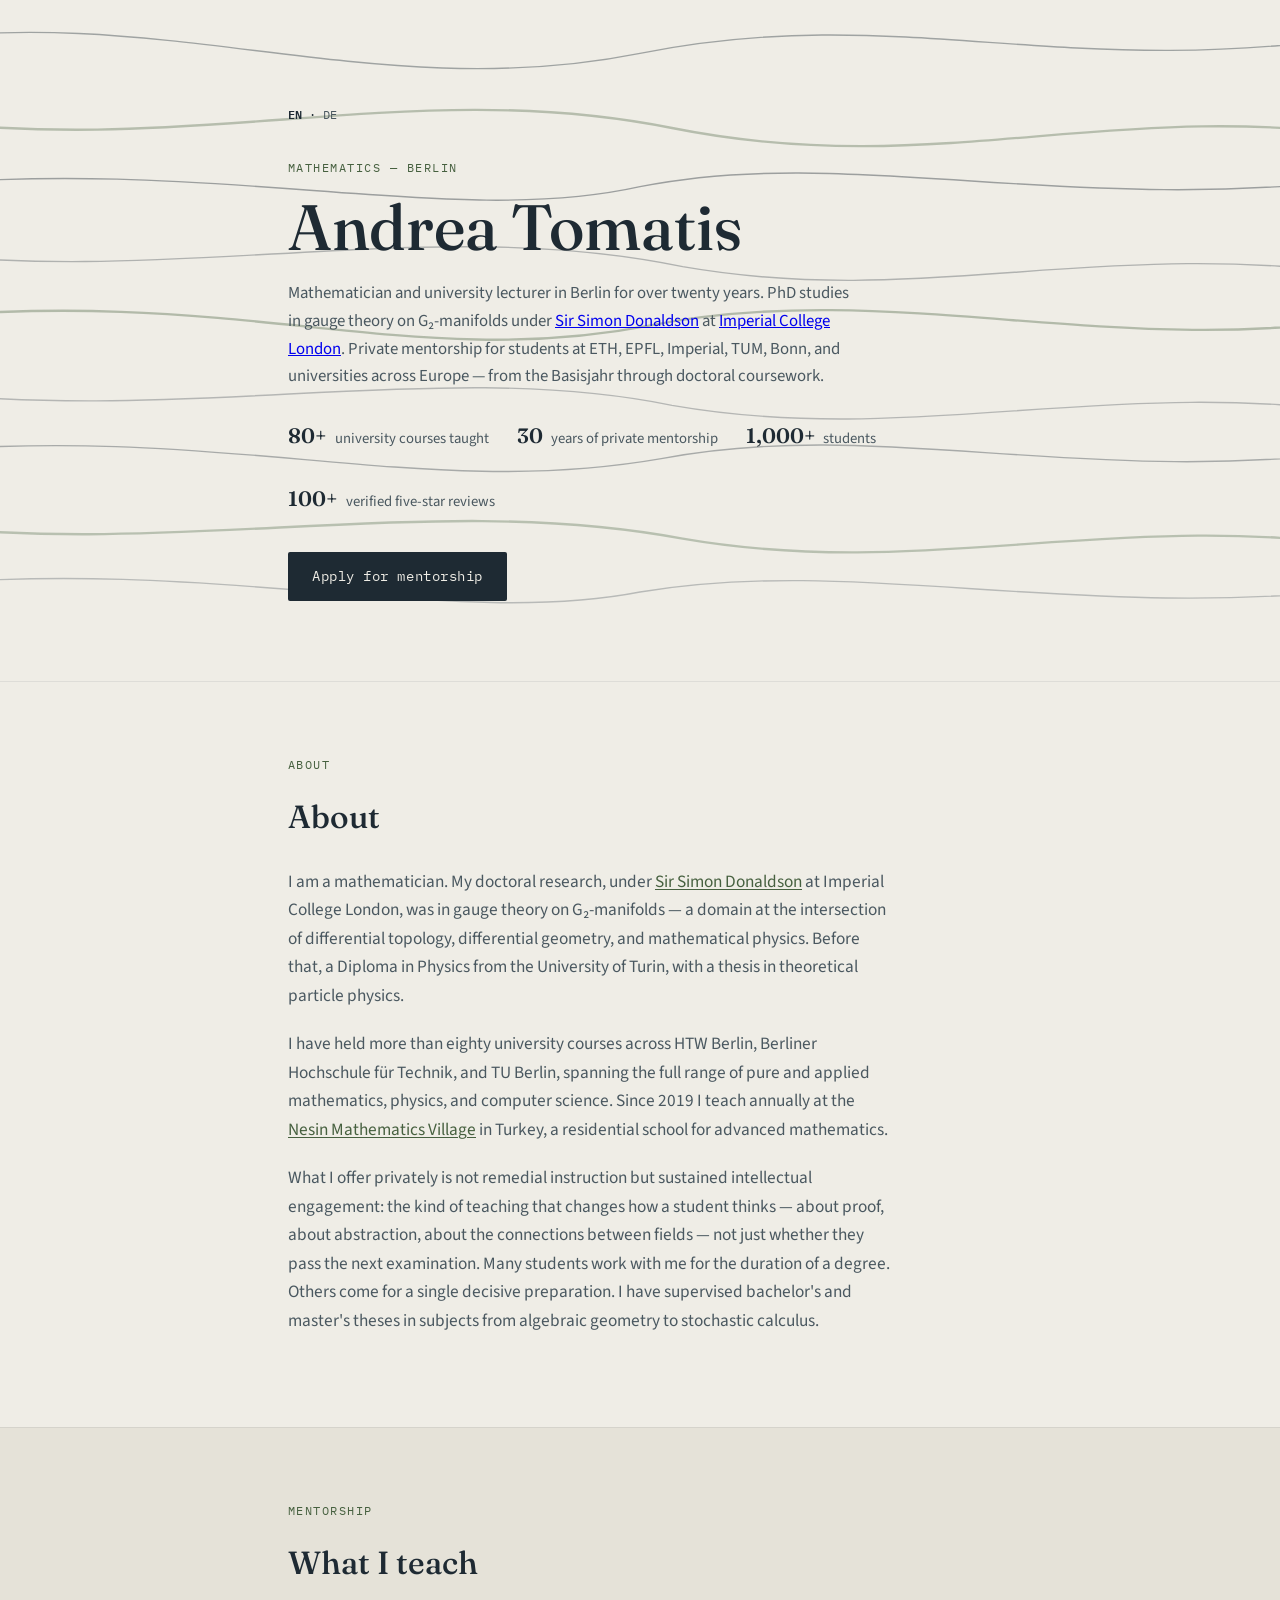
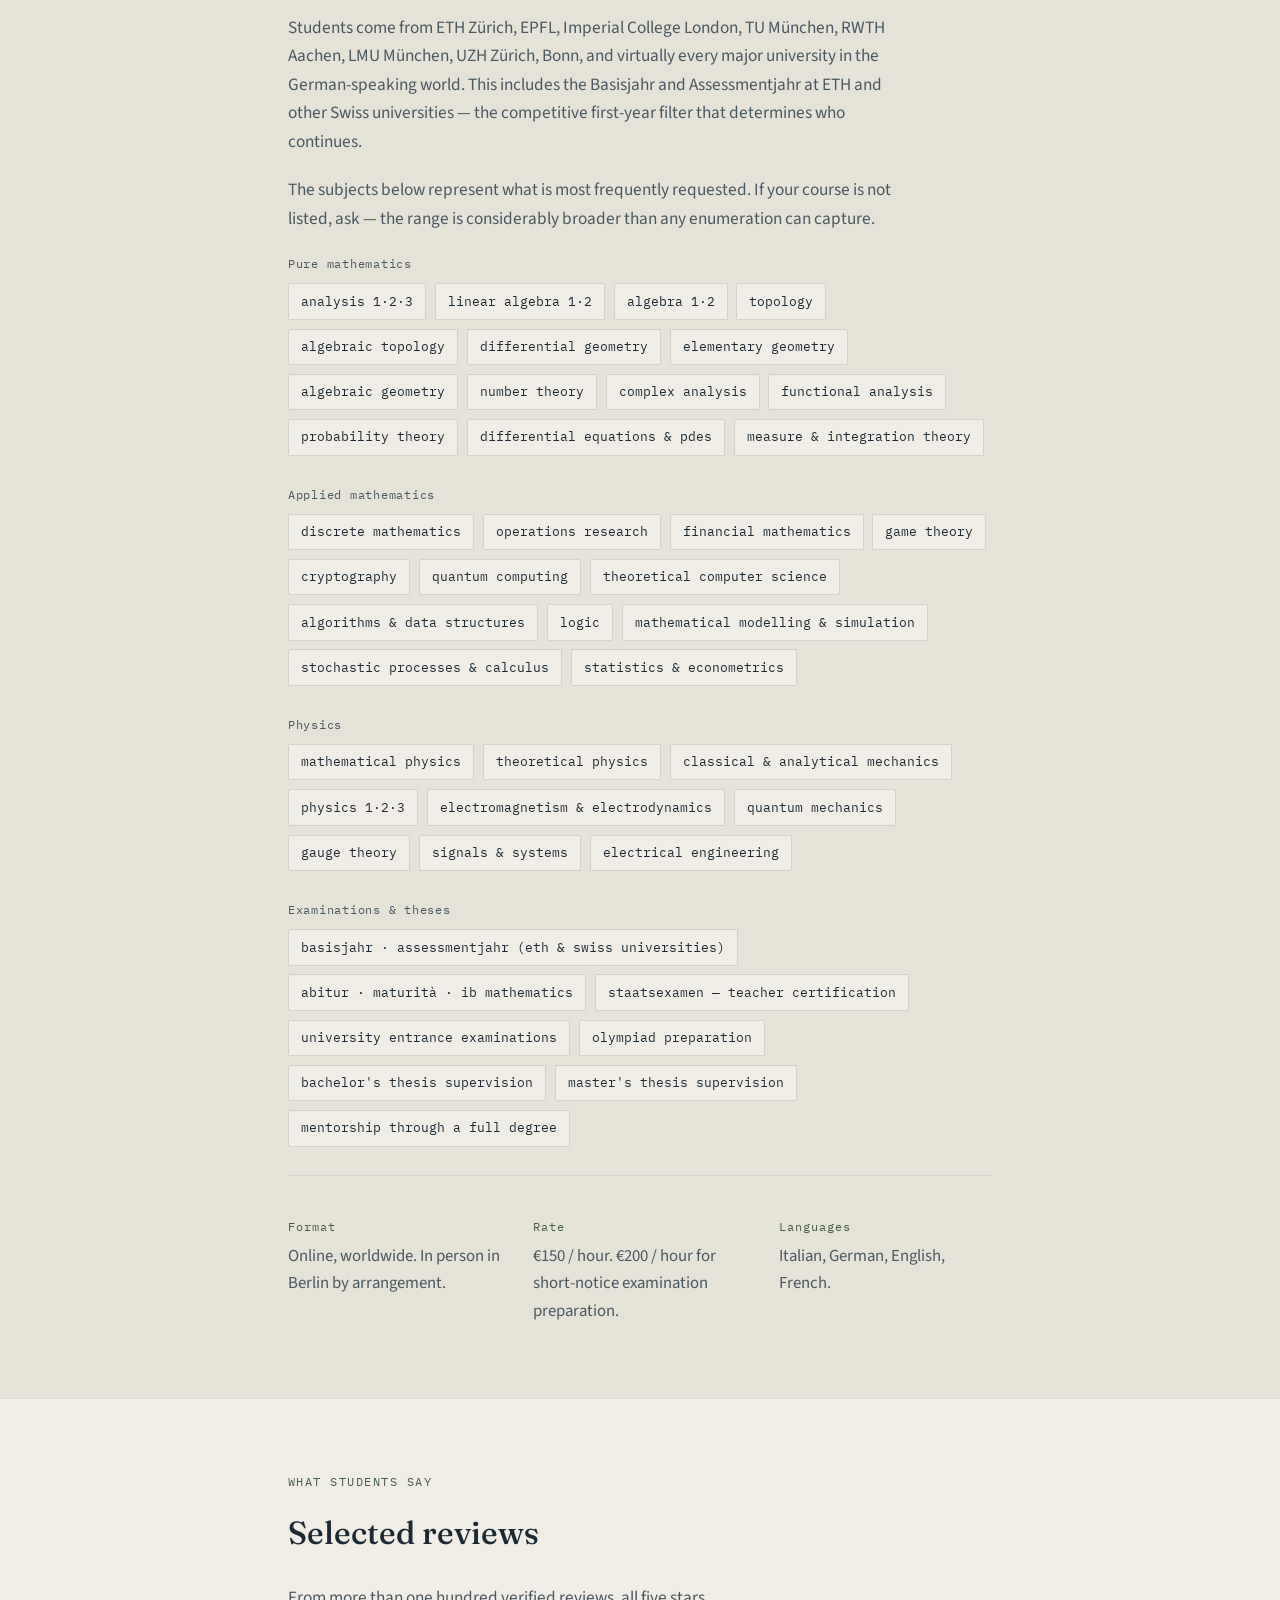
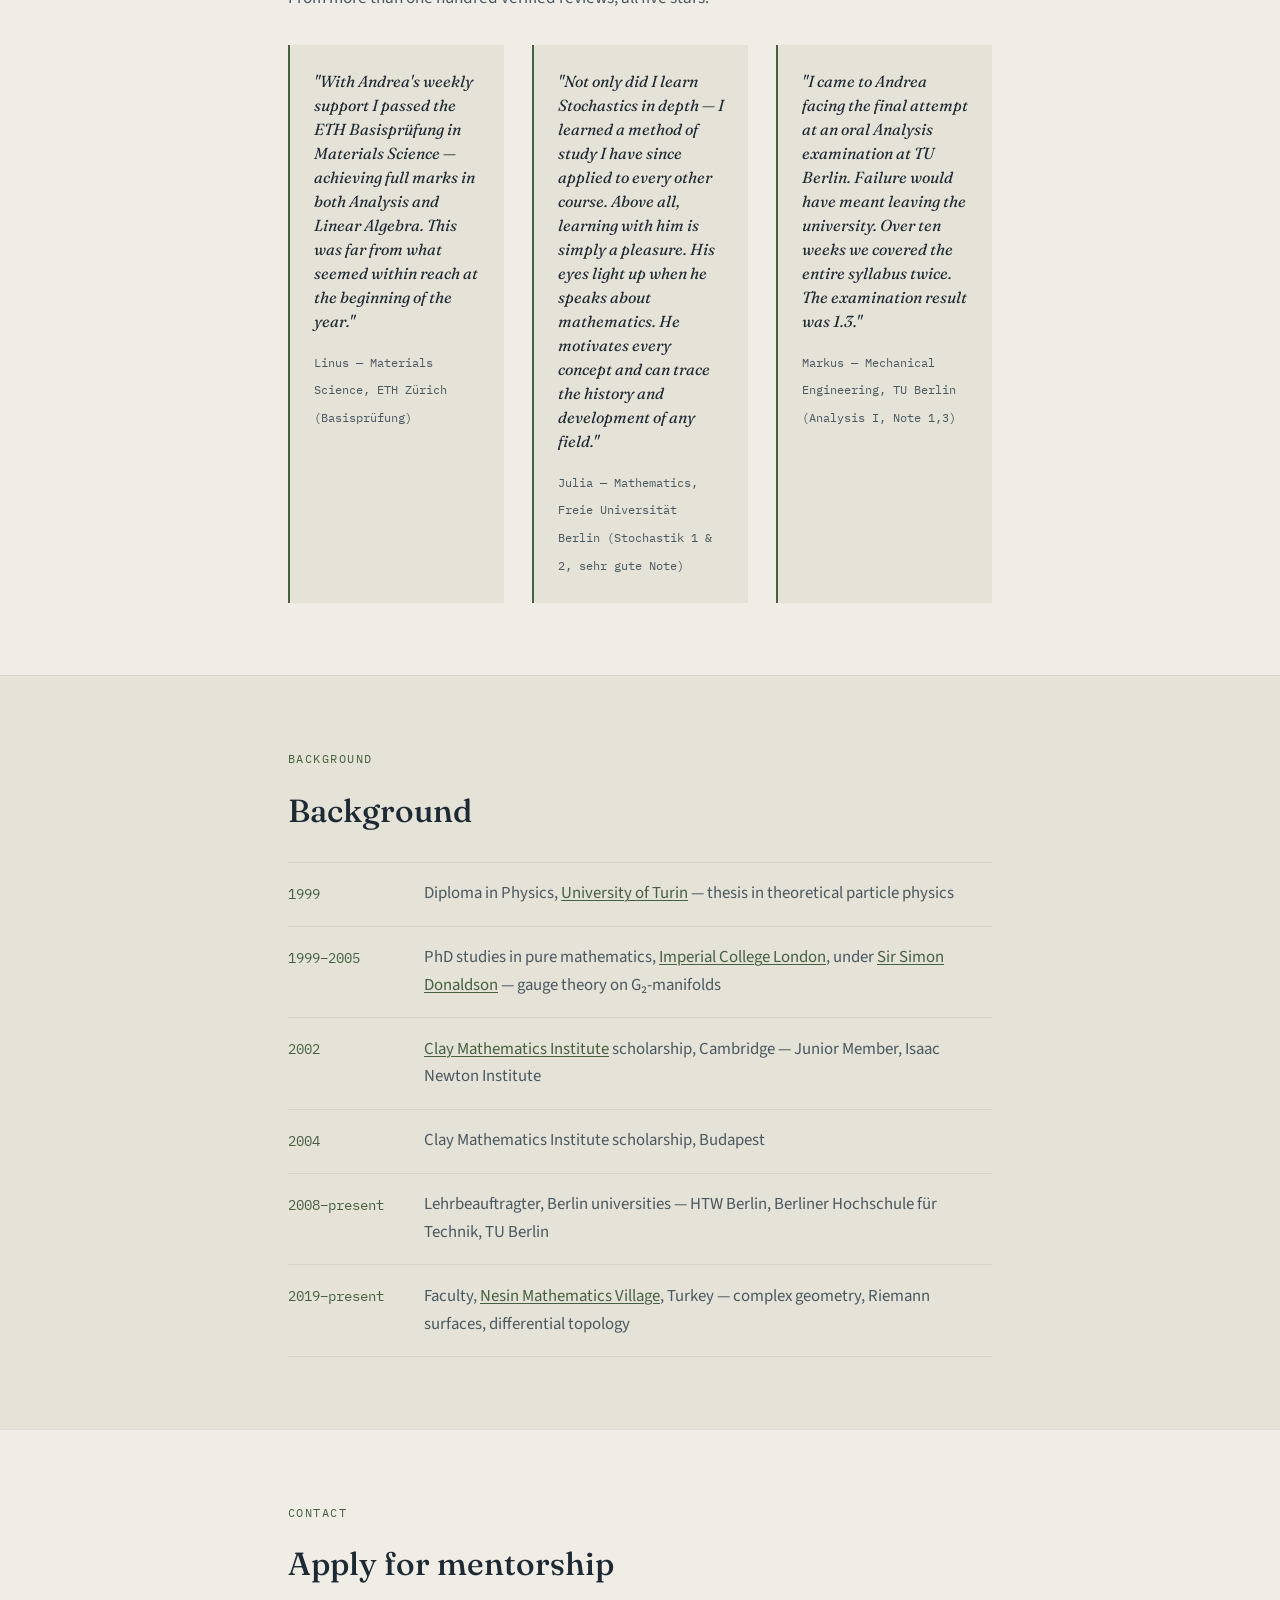
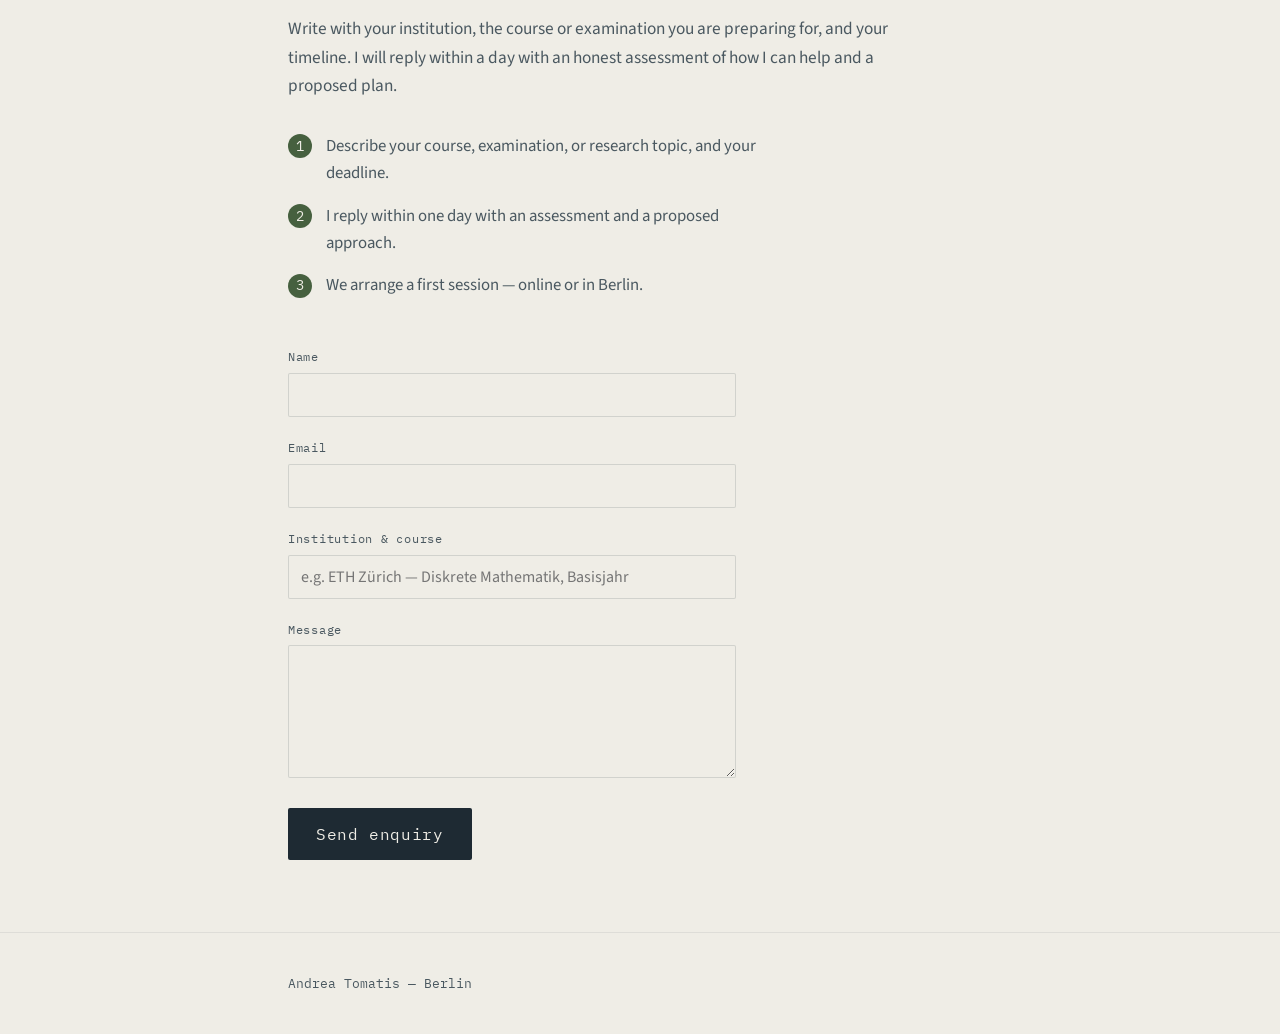
<file: index.html>
<!DOCTYPE html>
<html lang="en">
<head>
<meta charset="UTF-8">
<meta name="viewport" content="width=device-width, initial-scale=1.0">
<title>Andrea Tomatis — Mathematics Mentorship, Berlin</title>
<meta name="description" content="Andrea Tomatis — mathematician and university lecturer in Berlin. PhD studies under Sir Simon Donaldson, Imperial College London. Private mentorship in mathematics and physics: Basisjahr and Assessmentjahr at ETH and Swiss universities, university-level pure and applied mathematics, thesis supervision. Students from ETH, EPFL, TUM, Imperial, Bonn and beyond.">
<link rel="canonical" href="https://andreatomatis.github.io/">
<link rel="alternate" hreflang="en" href="https://andreatomatis.github.io/">
<link rel="alternate" hreflang="de" href="https://andreatomatis.github.io/de.html">
<link rel="alternate" hreflang="x-default" href="https://andreatomatis.github.io/">
<meta property="og:type" content="profile">
<meta property="og:title" content="Andrea Tomatis — Mathematics Mentorship, Berlin">
<meta property="og:description" content="Mathematician and university lecturer in Berlin. PhD studies under Sir Simon Donaldson. Private mentorship: Basisjahr/Assessmentjahr, pure and applied mathematics, physics, thesis supervision.">
<meta property="og:url" content="https://andreatomatis.github.io/">
<meta property="og:locale" content="en_US">
<meta property="og:locale:alternate" content="de_DE">
<meta name="twitter:card" content="summary">
<meta name="twitter:title" content="Andrea Tomatis — Mathematics Mentorship, Berlin">
<meta name="twitter:description" content="Mathematician and university lecturer in Berlin. PhD studies under Sir Simon Donaldson. Private mentorship in mathematics and physics.">
<link rel="preconnect" href="https://fonts.googleapis.com">
<link rel="preconnect" href="https://fonts.gstatic.com" crossorigin>
<link href="https://fonts.googleapis.com/css2?family=Fraunces:opsz,wght@9..144,300;9..144,400;9..144,500;9..144,600&family=Source+Sans+3:ital,wght@0,400;0,500;0,600;1,400&family=IBM+Plex+Mono:wght@400;500&display=swap" rel="stylesheet">
<link rel="stylesheet" href="style.css">
<script type="application/ld+json">
{
  "@context": "https://schema.org",
  "@type": "Person",
  "name": "Andrea Tomatis",
  "jobTitle": ["University Lecturer", "Mathematics Mentor"],
  "description": "Mathematician and university lecturer in Berlin. PhD studies in gauge theory on G2-manifolds under Sir Simon Donaldson, Imperial College London. Thirty years of private mentorship in mathematics and physics.",
  "url": "https://andreatomatis.github.io/",
  "address": {
    "@type": "PostalAddress",
    "addressLocality": "Berlin",
    "addressCountry": "DE"
  },
  "alumniOf": [
    { "@type": "CollegeOrUniversity", "name": "Imperial College London" },
    { "@type": "CollegeOrUniversity", "name": "University of Turin" }
  ],
  "knowsLanguage": ["Italian", "German", "English", "French"]
}
</script>
</head>
<body>

<svg class="contour-bg" viewBox="0 0 1200 700" preserveAspectRatio="xMidYMid slice" aria-hidden="true">
  <path class="contour c1" d="M-100,90 C150,50 350,150 600,100 C850,50 1000,130 1300,80" />
  <path class="contour c2 idx" d="M-100,160 C180,200 380,120 630,170 C880,220 1040,140 1300,180" />
  <path class="contour c3" d="M-100,225 C200,195 420,265 600,225 C800,185 1010,255 1300,215" />
  <path class="contour c4" d="M-100,285 C160,320 400,250 640,300 C870,340 1030,270 1300,310" />
  <path class="contour c5 idx" d="M-100,350 C220,315 380,400 610,355 C840,310 1050,390 1300,345" />
  <path class="contour c6" d="M-100,415 C170,450 410,385 630,430 C860,470 1040,400 1300,440" />
  <path class="contour c7" d="M-100,475 C210,445 390,520 620,480 C830,440 1020,510 1300,470" />
  <path class="contour c8 idx" d="M-100,540 C160,575 400,510 640,555 C870,595 1050,525 1300,565" />
  <path class="contour c9" d="M-100,600 C200,570 420,640 600,605 C810,570 1010,635 1300,600" />
</svg>

<header class="hero">
  <div class="wrap">
    <p class="lang-switch"><a class="active" href="index.html">EN</a> · <a href="de.html">DE</a></p>
    <p class="eyebrow">MATHEMATICS — BERLIN</p>
    <h1>Andrea Tomatis</h1>
    <p class="hero-sub">Mathematician and university lecturer in Berlin for over twenty years. PhD studies in gauge theory on G₂-manifolds under <a href="https://en.wikipedia.org/wiki/Simon_Donaldson">Sir Simon Donaldson</a> at <a href="https://en.wikipedia.org/wiki/Imperial_College_London">Imperial College London</a>. Private mentorship for students at ETH, EPFL, Imperial, TUM, Bonn, and universities across Europe — from the Basisjahr through doctoral coursework.</p>
    <ul class="stat-row">
      <li><span class="stat-num">80+</span> university courses taught</li>
      <li><span class="stat-num">30</span> years of private mentorship</li>
      <li><span class="stat-num">1,000+</span> students</li>
      <li><span class="stat-num">100+</span> verified five-star reviews</li>
    </ul>
    <a class="cta" href="#contact">Apply for mentorship</a>
  </div>
</header>

<main>

  <section id="about" class="section">
    <div class="wrap">
      <p class="eyebrow">ABOUT</p>
      <h2>About</h2>
      <p class="lede">I am a mathematician. My doctoral research, under <a href="https://en.wikipedia.org/wiki/Simon_Donaldson">Sir Simon Donaldson</a> at Imperial College London, was in gauge theory on G₂-manifolds — a domain at the intersection of differential topology, differential geometry, and mathematical physics. Before that, a Diploma in Physics from the University of Turin, with a thesis in theoretical particle physics.</p>
      <p class="lede">I have held more than eighty university courses across HTW Berlin, Berliner Hochschule für Technik, and TU Berlin, spanning the full range of pure and applied mathematics, physics, and computer science. Since 2019 I teach annually at the <a href="https://www.nesinkoyleri.org/en/">Nesin Mathematics Village</a> in Turkey, a residential school for advanced mathematics.</p>
      <p class="lede">What I offer privately is not remedial instruction but sustained intellectual engagement: the kind of teaching that changes how a student thinks — about proof, about abstraction, about the connections between fields — not just whether they pass the next examination. Many students work with me for the duration of a degree. Others come for a single decisive preparation. I have supervised bachelor's and master's theses in subjects from algebraic geometry to stochastic calculus.</p>
    </div>
  </section>

  <section id="teaching" class="section alt">
    <div class="wrap">
      <p class="eyebrow">MENTORSHIP</p>
      <h2>What I teach</h2>

      <p class="lede">Students come from ETH Zürich, EPFL, Imperial College London, TU München, RWTH Aachen, LMU München, UZH Zürich, Bonn, and virtually every major university in the German-speaking world. This includes the Basisjahr and Assessmentjahr at ETH and other Swiss universities — the competitive first-year filter that determines who continues.</p>

      <p class="lede">The subjects below represent what is most frequently requested. If your course is not listed, ask — the range is considerably broader than any enumeration can capture.</p>

      <div class="subject-group">
        <p class="group-label">Pure mathematics</p>
        <ul class="subject-grid">
          <li><span class="tag">analysis 1·2·3</span></li>
          <li><span class="tag">linear algebra 1·2</span></li>
          <li><span class="tag">algebra 1·2</span></li>
          <li><span class="tag">topology</span></li>
          <li><span class="tag">algebraic topology</span></li>
          <li><span class="tag">differential geometry</span></li>
          <li><span class="tag">elementary geometry</span></li>
          <li><span class="tag">algebraic geometry</span></li>
          <li><span class="tag">number theory</span></li>
          <li><span class="tag">complex analysis</span></li>
          <li><span class="tag">functional analysis</span></li>
          <li><span class="tag">probability theory</span></li>
          <li><span class="tag">differential equations & pdes</span></li>
          <li><span class="tag">measure & integration theory</span></li>
        </ul>
      </div>

      <div class="subject-group">
        <p class="group-label">Applied mathematics</p>
        <ul class="subject-grid">
          <li><span class="tag">discrete mathematics</span></li>
          <li><span class="tag">operations research</span></li>
          <li><span class="tag">financial mathematics</span></li>
          <li><span class="tag">game theory</span></li>
          <li><span class="tag">cryptography</span></li>
          <li><span class="tag">quantum computing</span></li>
          <li><span class="tag">theoretical computer science</span></li>
          <li><span class="tag">algorithms & data structures</span></li>
          <li><span class="tag">logic</span></li>
          <li><span class="tag">mathematical modelling & simulation</span></li>
          <li><span class="tag">stochastic processes & calculus</span></li>
          <li><span class="tag">statistics & econometrics</span></li>
        </ul>
      </div>

      <div class="subject-group">
        <p class="group-label">Physics</p>
        <ul class="subject-grid">
          <li><span class="tag">mathematical physics</span></li>
          <li><span class="tag">theoretical physics</span></li>
          <li><span class="tag">classical & analytical mechanics</span></li>
          <li><span class="tag">physics 1·2·3</span></li>
          <li><span class="tag">electromagnetism & electrodynamics</span></li>
          <li><span class="tag">quantum mechanics</span></li>
          <li><span class="tag">gauge theory</span></li>
          <li><span class="tag">signals & systems</span></li>
          <li><span class="tag">electrical engineering</span></li>
        </ul>
      </div>

      <div class="subject-group">
        <p class="group-label">Examinations & theses</p>
        <ul class="subject-grid">
          <li><span class="tag">basisjahr · assessmentjahr (eth & swiss universities)</span></li>
          <li><span class="tag">abitur · maturità · ib mathematics</span></li>
          <li><span class="tag">staatsexamen — teacher certification</span></li>
          <li><span class="tag">university entrance examinations</span></li>
          <li><span class="tag">olympiad preparation</span></li>
          <li><span class="tag">bachelor's thesis supervision</span></li>
          <li><span class="tag">master's thesis supervision</span></li>
          <li><span class="tag">mentorship through a full degree</span></li>
        </ul>
      </div>

      <div class="teaching-details">
        <div class="detail">
          <p class="detail-label">Format</p>
          <p>Online, worldwide. In person in Berlin by arrangement.</p>
        </div>
        <div class="detail">
          <p class="detail-label">Rate</p>
          <p>€150 / hour. €200 / hour for short-notice examination preparation.</p>
        </div>
        <div class="detail">
          <p class="detail-label">Languages</p>
          <p>Italian, German, English, French.</p>
        </div>
      </div>
    </div>
  </section>

  <section id="testimonials" class="section">
    <div class="wrap">
      <p class="eyebrow">WHAT STUDENTS SAY</p>
      <h2>Selected reviews</h2>
      <p class="lede">From more than one hundred verified reviews, all five stars.</p>

      <div class="testimonial-grid">
        <blockquote class="testimonial">
          <p>"With Andrea's weekly support I passed the ETH Basisprüfung in Materials Science — achieving full marks in both Analysis and Linear Algebra. This was far from what seemed within reach at the beginning of the year."</p>
          <cite>Linus — Materials Science, ETH Zürich (Basisprüfung)</cite>
        </blockquote>
        <blockquote class="testimonial">
          <p>"Not only did I learn Stochastics in depth — I learned a method of study I have since applied to every other course. Above all, learning with him is simply a pleasure. His eyes light up when he speaks about mathematics. He motivates every concept and can trace the history and development of any field."</p>
          <cite>Julia — Mathematics, Freie Universität Berlin (Stochastik 1 &amp; 2, sehr gute Note)</cite>
        </blockquote>
        <blockquote class="testimonial">
          <p>"I came to Andrea facing the final attempt at an oral Analysis examination at TU Berlin. Failure would have meant leaving the university. Over ten weeks we covered the entire syllabus twice. The examination result was 1.3."</p>
          <cite>Markus — Mechanical Engineering, TU Berlin (Analysis I, Note 1,3)</cite>
        </blockquote>
      </div>
    </div>
  </section>

  <section id="background" class="section alt">
    <div class="wrap">
      <p class="eyebrow">BACKGROUND</p>
      <h2>Background</h2>
      <ol class="timeline">
        <li>
          <span class="year">1999</span>
          <span class="event">Diploma in Physics, <a href="https://en.wikipedia.org/wiki/University_of_Turin">University of Turin</a> — thesis in theoretical particle physics</span>
        </li>
        <li>
          <span class="year">1999–2005</span>
          <span class="event">PhD studies in pure mathematics, <a href="https://en.wikipedia.org/wiki/Imperial_College_London">Imperial College London</a>, under <a href="https://en.wikipedia.org/wiki/Simon_Donaldson">Sir Simon Donaldson</a> — gauge theory on G₂-manifolds</span>
        </li>
        <li>
          <span class="year">2002</span>
          <span class="event"><a href="https://en.wikipedia.org/wiki/Clay_Mathematics_Institute">Clay Mathematics Institute</a> scholarship, Cambridge — Junior Member, Isaac Newton Institute</span>
        </li>
        <li>
          <span class="year">2004</span>
          <span class="event">Clay Mathematics Institute scholarship, Budapest</span>
        </li>
        <li>
          <span class="year">2008–present</span>
          <span class="event">Lehrbeauftragter, Berlin universities — HTW Berlin, Berliner Hochschule für Technik, TU Berlin</span>
        </li>
        <li>
          <span class="year">2019–present</span>
          <span class="event">Faculty, <a href="https://www.nesinkoyleri.org/en/">Nesin Mathematics Village</a>, Turkey — complex geometry, Riemann surfaces, differential topology</span>
        </li>
      </ol>
    </div>
  </section>

  <section id="contact" class="section">
    <div class="wrap">
      <p class="eyebrow">CONTACT</p>
      <h2>Apply for mentorship</h2>
      <p class="lede">Write with your institution, the course or examination you are preparing for, and your timeline. I will reply within a day with an honest assessment of how I can help and a proposed plan.</p>

      <ol class="how-it-works">
        <li><span class="step-num">1</span> Describe your course, examination, or research topic, and your deadline.</li>
        <li><span class="step-num">2</span> I reply within one day with an assessment and a proposed approach.</li>
        <li><span class="step-num">3</span> We arrange a first session — online or in Berlin.</li>
      </ol>

      <form class="contact-form" action="https://formsubmit.co/andrea.tomatis@gmail.com" method="POST">
        <input type="hidden" name="_subject" value="Mentorship enquiry">
        <input type="hidden" name="_template" value="table">
        <input type="hidden" name="_captcha" value="false">
        <input type="text" name="_honey" style="display:none">

        <label for="name">Name</label>
        <input type="text" id="name" name="Name" required>

        <label for="email">Email</label>
        <input type="email" id="email" name="Email" required>

        <label for="subject">Institution &amp; course</label>
        <input type="text" id="subject" name="Institution and course" placeholder="e.g. ETH Zürich — Diskrete Mathematik, Basisjahr">

        <label for="message">Message</label>
        <textarea id="message" name="Message" rows="5" required></textarea>

        <button type="submit" class="cta cta-large">Send enquiry</button>
      </form>
    </div>
  </section>

</main>

<footer class="footer">
  <div class="wrap">
    <p>Andrea Tomatis — Berlin</p>
  </div>
</footer>

</body>
</html>
</file>
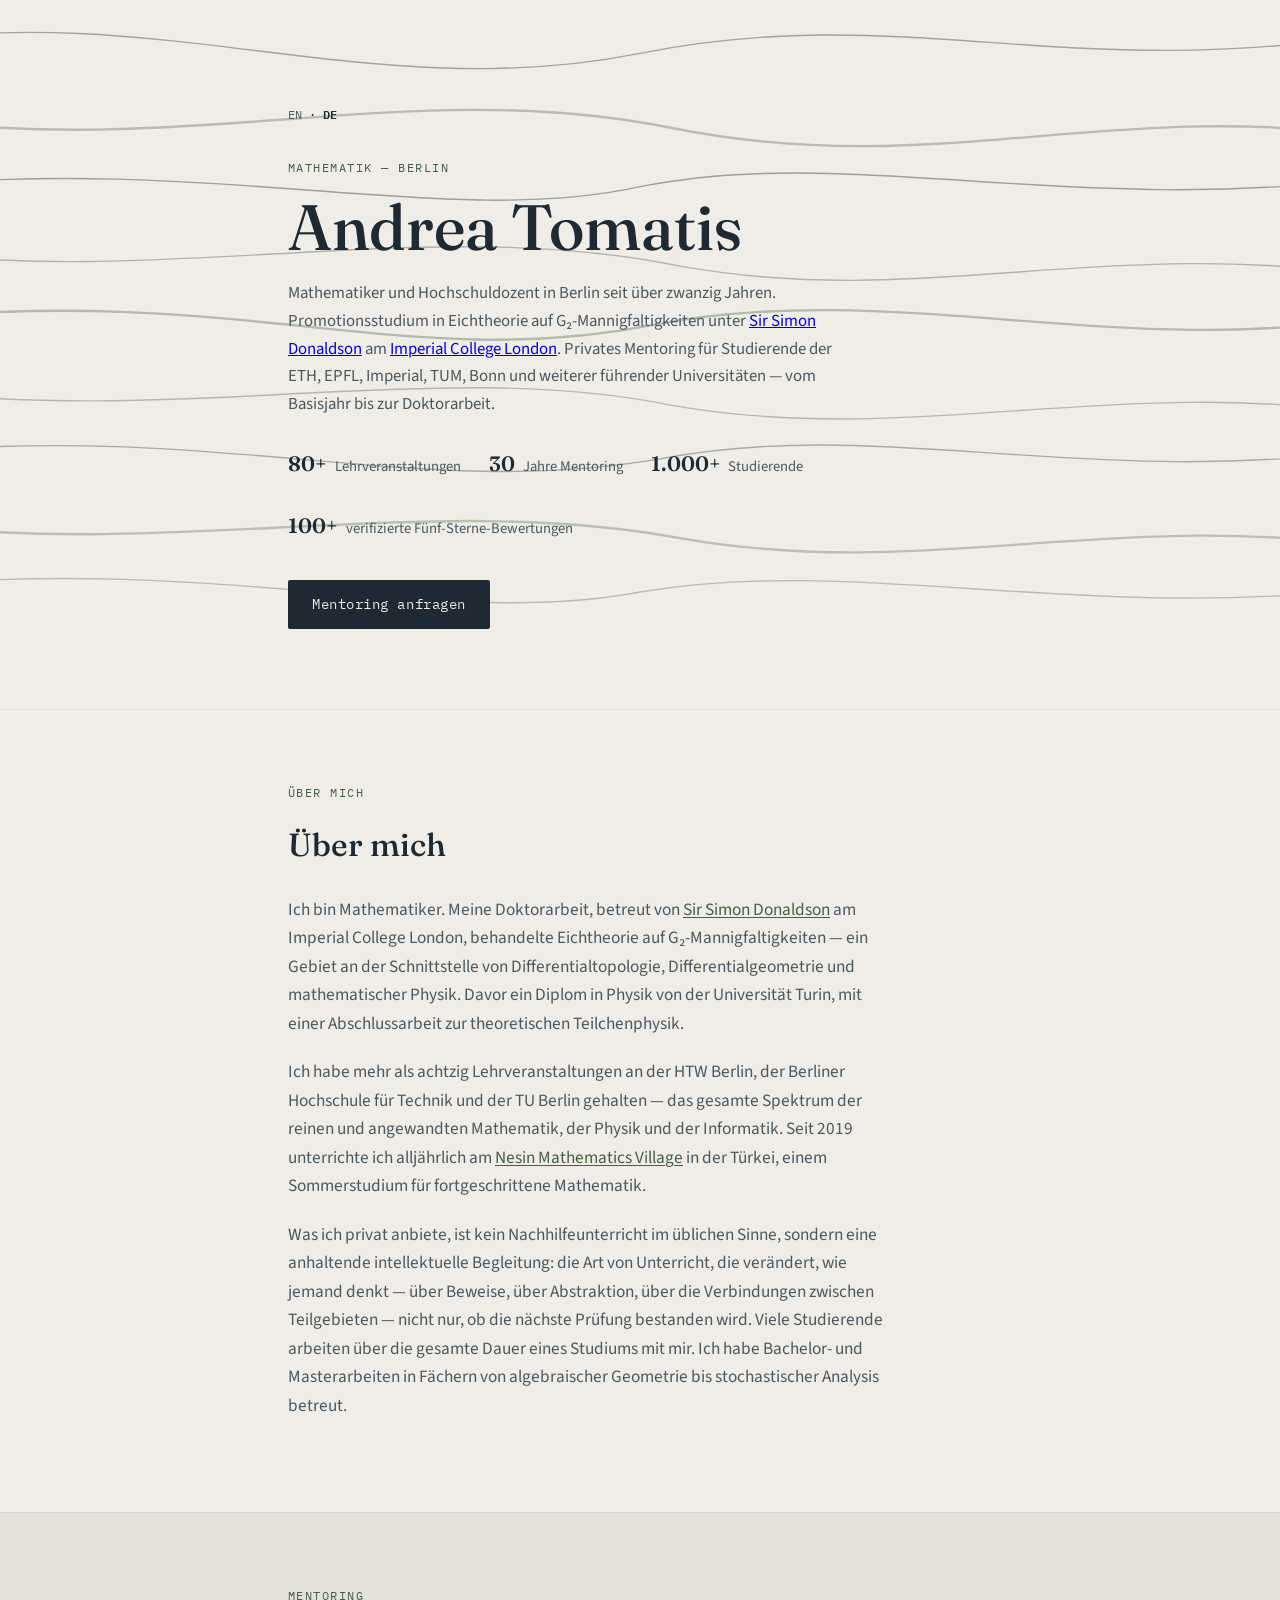
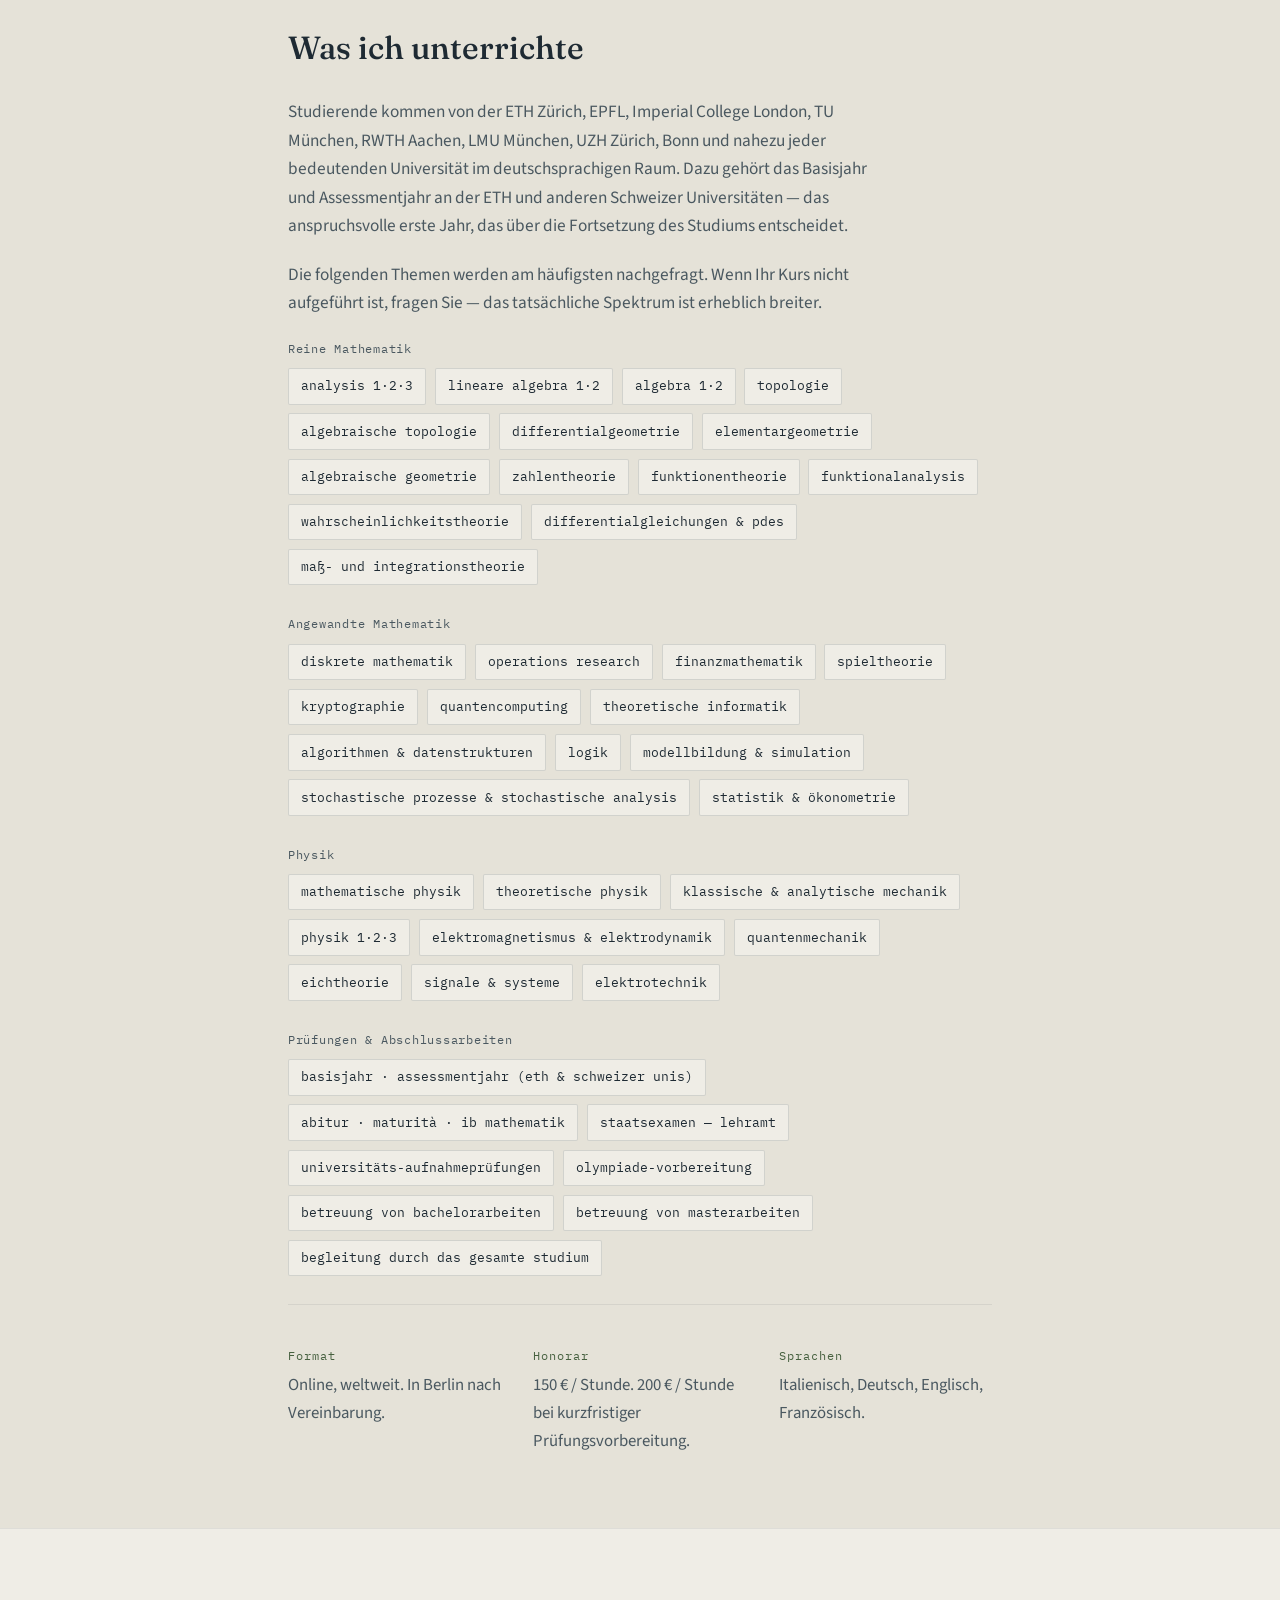
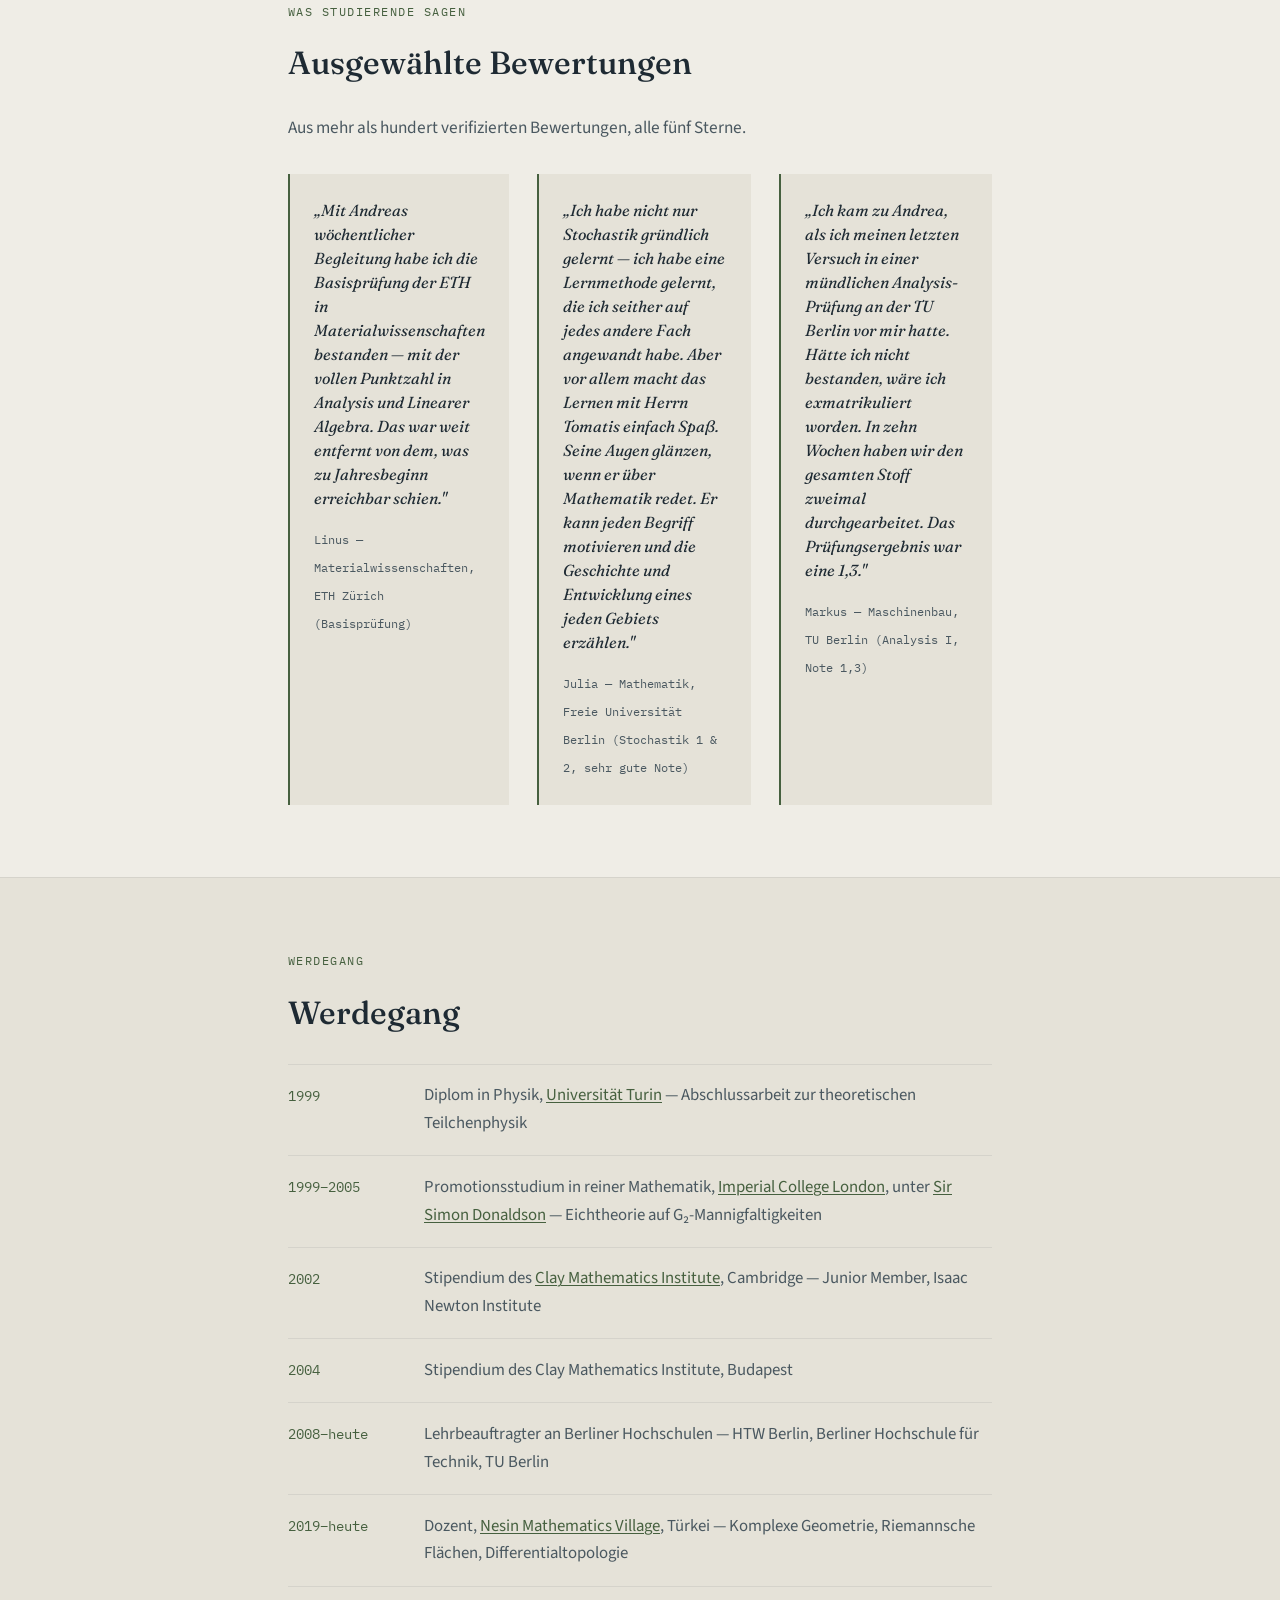
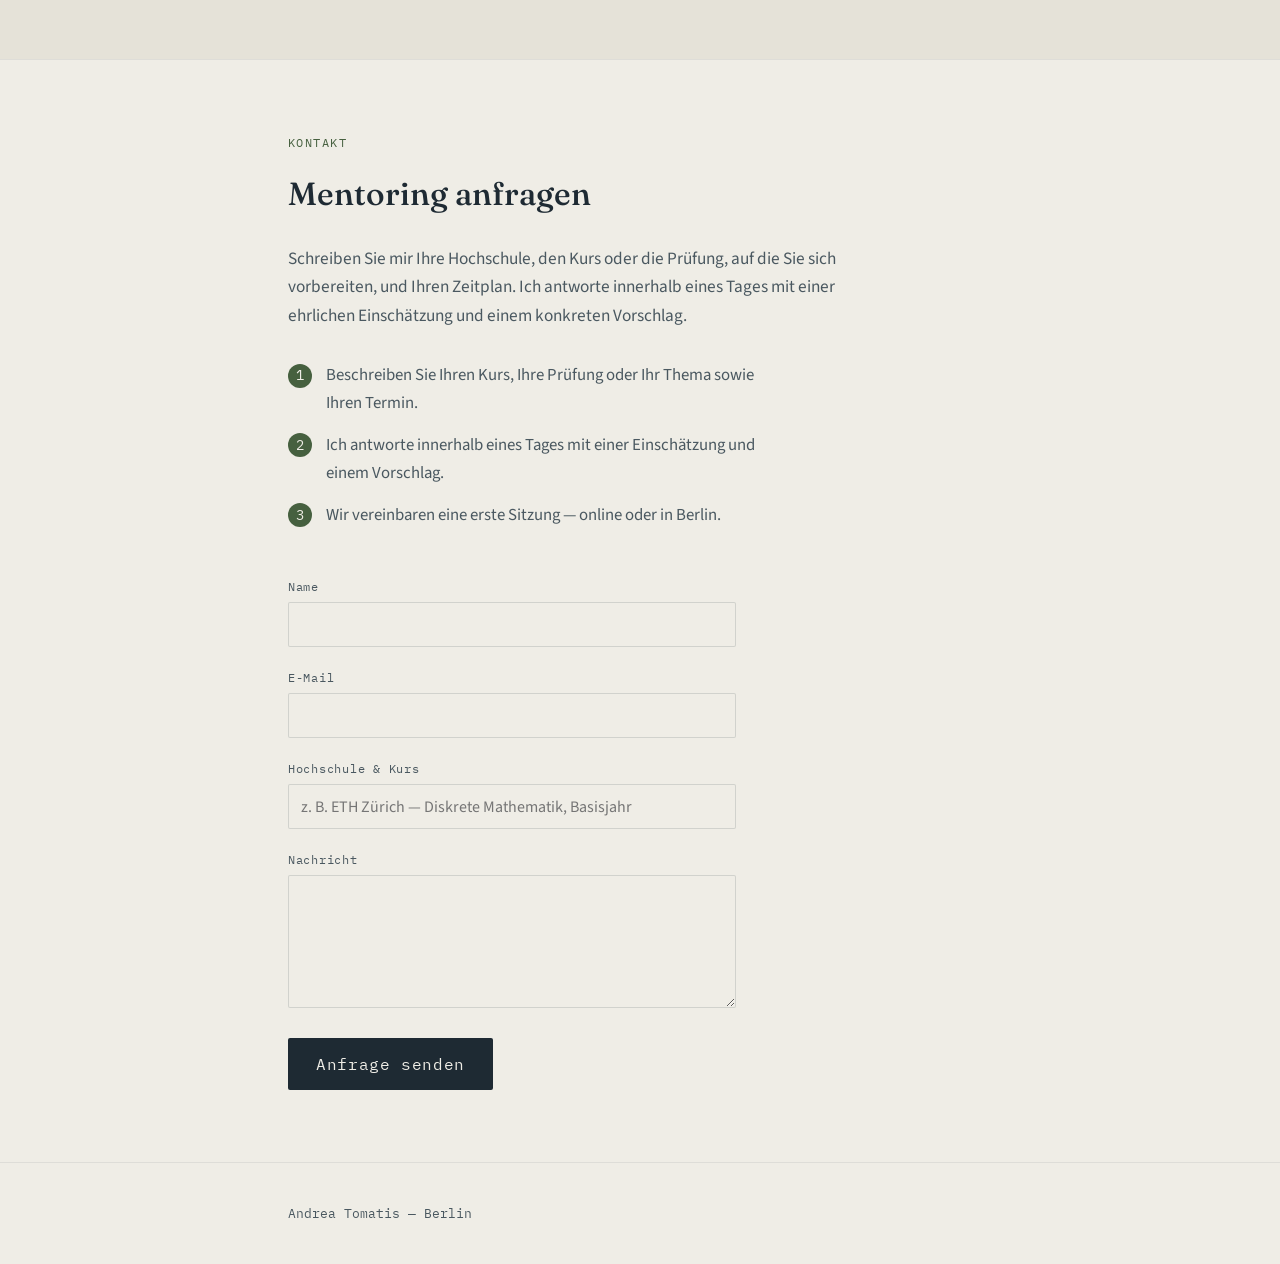
<file: de.html>
<!DOCTYPE html>
<html lang="de">
<head>
<meta charset="UTF-8">
<meta name="viewport" content="width=device-width, initial-scale=1.0">
<title>Andrea Tomatis — Mathematik-Mentoring, Berlin</title>
<meta name="description" content="Andrea Tomatis — Mathematiker und Hochschuldozent in Berlin. Promotionsstudium unter Sir Simon Donaldson, Imperial College London. Privates Mentoring in Mathematik und Physik: Basisjahr und Assessmentjahr an ETH und Schweizer Universitäten, reine und angewandte Mathematik auf Universitätsniveau, Betreuung von Abschlussarbeiten. Studierende von ETH, EPFL, TUM, RWTH, Bonn und weiteren.">
<link rel="canonical" href="https://andreatomatis.github.io/de.html">
<link rel="alternate" hreflang="en" href="https://andreatomatis.github.io/">
<link rel="alternate" hreflang="de" href="https://andreatomatis.github.io/de.html">
<link rel="alternate" hreflang="x-default" href="https://andreatomatis.github.io/">
<meta property="og:type" content="profile">
<meta property="og:title" content="Andrea Tomatis — Mathematik-Mentoring, Berlin">
<meta property="og:description" content="Mathematiker und Hochschuldozent in Berlin. Promotionsstudium unter Sir Simon Donaldson. Privates Mentoring: Basisjahr/Assessmentjahr, Mathematik und Physik, Abschlussarbeiten.">
<meta property="og:url" content="https://andreatomatis.github.io/de.html">
<meta property="og:locale" content="de_DE">
<meta property="og:locale:alternate" content="en_US">
<meta name="twitter:card" content="summary">
<meta name="twitter:title" content="Andrea Tomatis — Mathematik-Mentoring, Berlin">
<meta name="twitter:description" content="Mathematiker und Hochschuldozent in Berlin. Promotionsstudium unter Sir Simon Donaldson. Privates Mentoring in Mathematik und Physik.">
<link rel="preconnect" href="https://fonts.googleapis.com">
<link rel="preconnect" href="https://fonts.gstatic.com" crossorigin>
<link href="https://fonts.googleapis.com/css2?family=Fraunces:opsz,wght@9..144,300;9..144,400;9..144,500;9..144,600&family=Source+Sans+3:ital,wght@0,400;0,500;0,600;1,400&family=IBM+Plex+Mono:wght@400;500&display=swap" rel="stylesheet">
<link rel="stylesheet" href="style.css">
<script type="application/ld+json">
{
  "@context": "https://schema.org",
  "@type": "Person",
  "name": "Andrea Tomatis",
  "jobTitle": ["Hochschuldozent", "Mathematik-Mentor"],
  "description": "Mathematiker und Hochschuldozent in Berlin. Promotionsstudium in Eichtheorie auf G2-Mannigfaltigkeiten unter Sir Simon Donaldson, Imperial College London. Dreißig Jahre privates Mentoring in Mathematik und Physik.",
  "url": "https://andreatomatis.github.io/de.html",
  "address": {
    "@type": "PostalAddress",
    "addressLocality": "Berlin",
    "addressCountry": "DE"
  },
  "alumniOf": [
    { "@type": "CollegeOrUniversity", "name": "Imperial College London" },
    { "@type": "CollegeOrUniversity", "name": "Universität Turin" }
  ],
  "knowsLanguage": ["Italienisch", "Deutsch", "Englisch", "Französisch"]
}
</script>
</head>
<body>

<svg class="contour-bg" viewBox="0 0 1200 700" preserveAspectRatio="xMidYMid slice" aria-hidden="true">
  <path class="contour c1" d="M-100,90 C150,50 350,150 600,100 C850,50 1000,130 1300,80" />
  <path class="contour c2 idx" d="M-100,160 C180,200 380,120 630,170 C880,220 1040,140 1300,180" />
  <path class="contour c3" d="M-100,225 C200,195 420,265 600,225 C800,185 1010,255 1300,215" />
  <path class="contour c4" d="M-100,285 C160,320 400,250 640,300 C870,340 1030,270 1300,310" />
  <path class="contour c5 idx" d="M-100,350 C220,315 380,400 610,355 C840,310 1050,390 1300,345" />
  <path class="contour c6" d="M-100,415 C170,450 410,385 630,430 C860,470 1040,400 1300,440" />
  <path class="contour c7" d="M-100,475 C210,445 390,520 620,480 C830,440 1020,510 1300,470" />
  <path class="contour c8 idx" d="M-100,540 C160,575 400,510 640,555 C870,595 1050,525 1300,565" />
  <path class="contour c9" d="M-100,600 C200,570 420,640 600,605 C810,570 1010,635 1300,600" />
</svg>

<header class="hero">
  <div class="wrap">
    <p class="lang-switch"><a href="index.html">EN</a> · <a class="active" href="de.html">DE</a></p>
    <p class="eyebrow">MATHEMATIK — BERLIN</p>
    <h1>Andrea Tomatis</h1>
    <p class="hero-sub">Mathematiker und Hochschuldozent in Berlin seit über zwanzig Jahren. Promotionsstudium in Eichtheorie auf G₂-Mannigfaltigkeiten unter <a href="https://en.wikipedia.org/wiki/Simon_Donaldson">Sir Simon Donaldson</a> am <a href="https://en.wikipedia.org/wiki/Imperial_College_London">Imperial College London</a>. Privates Mentoring für Studierende der ETH, EPFL, Imperial, TUM, Bonn und weiterer führender Universitäten — vom Basisjahr bis zur Doktorarbeit.</p>
    <ul class="stat-row">
      <li><span class="stat-num">80+</span> Lehrveranstaltungen</li>
      <li><span class="stat-num">30</span> Jahre Mentoring</li>
      <li><span class="stat-num">1.000+</span> Studierende</li>
      <li><span class="stat-num">100+</span> verifizierte Fünf-Sterne-Bewertungen</li>
    </ul>
    <a class="cta" href="#contact">Mentoring anfragen</a>
  </div>
</header>

<main>

  <section id="about" class="section">
    <div class="wrap">
      <p class="eyebrow">ÜBER MICH</p>
      <h2>Über mich</h2>
      <p class="lede">Ich bin Mathematiker. Meine Doktorarbeit, betreut von <a href="https://en.wikipedia.org/wiki/Simon_Donaldson">Sir Simon Donaldson</a> am Imperial College London, behandelte Eichtheorie auf G₂-Mannigfaltigkeiten — ein Gebiet an der Schnittstelle von Differentialtopologie, Differentialgeometrie und mathematischer Physik. Davor ein Diplom in Physik von der Universität Turin, mit einer Abschlussarbeit zur theoretischen Teilchenphysik.</p>
      <p class="lede">Ich habe mehr als achtzig Lehrveranstaltungen an der HTW Berlin, der Berliner Hochschule für Technik und der TU Berlin gehalten — das gesamte Spektrum der reinen und angewandten Mathematik, der Physik und der Informatik. Seit 2019 unterrichte ich alljährlich am <a href="https://www.nesinkoyleri.org/en/">Nesin Mathematics Village</a> in der Türkei, einem Sommerstudium für fortgeschrittene Mathematik.</p>
      <p class="lede">Was ich privat anbiete, ist kein Nachhilfeunterricht im üblichen Sinne, sondern eine anhaltende intellektuelle Begleitung: die Art von Unterricht, die verändert, wie jemand denkt — über Beweise, über Abstraktion, über die Verbindungen zwischen Teilgebieten — nicht nur, ob die nächste Prüfung bestanden wird. Viele Studierende arbeiten über die gesamte Dauer eines Studiums mit mir. Ich habe Bachelor- und Masterarbeiten in Fächern von algebraischer Geometrie bis stochastischer Analysis betreut.</p>
    </div>
  </section>

  <section id="teaching" class="section alt">
    <div class="wrap">
      <p class="eyebrow">MENTORING</p>
      <h2>Was ich unterrichte</h2>

      <p class="lede">Studierende kommen von der ETH Zürich, EPFL, Imperial College London, TU München, RWTH Aachen, LMU München, UZH Zürich, Bonn und nahezu jeder bedeutenden Universität im deutschsprachigen Raum. Dazu gehört das Basisjahr und Assessmentjahr an der ETH und anderen Schweizer Universitäten — das anspruchsvolle erste Jahr, das über die Fortsetzung des Studiums entscheidet.</p>

      <p class="lede">Die folgenden Themen werden am häufigsten nachgefragt. Wenn Ihr Kurs nicht aufgeführt ist, fragen Sie — das tatsächliche Spektrum ist erheblich breiter.</p>

      <div class="subject-group">
        <p class="group-label">Reine Mathematik</p>
        <ul class="subject-grid">
          <li><span class="tag">analysis 1·2·3</span></li>
          <li><span class="tag">lineare algebra 1·2</span></li>
          <li><span class="tag">algebra 1·2</span></li>
          <li><span class="tag">topologie</span></li>
          <li><span class="tag">algebraische topologie</span></li>
          <li><span class="tag">differentialgeometrie</span></li>
          <li><span class="tag">elementargeometrie</span></li>
          <li><span class="tag">algebraische geometrie</span></li>
          <li><span class="tag">zahlentheorie</span></li>
          <li><span class="tag">funktionentheorie</span></li>
          <li><span class="tag">funktionalanalysis</span></li>
          <li><span class="tag">wahrscheinlichkeitstheorie</span></li>
          <li><span class="tag">differentialgleichungen & pdes</span></li>
          <li><span class="tag">maß- und integrationstheorie</span></li>
        </ul>
      </div>

      <div class="subject-group">
        <p class="group-label">Angewandte Mathematik</p>
        <ul class="subject-grid">
          <li><span class="tag">diskrete mathematik</span></li>
          <li><span class="tag">operations research</span></li>
          <li><span class="tag">finanzmathematik</span></li>
          <li><span class="tag">spieltheorie</span></li>
          <li><span class="tag">kryptographie</span></li>
          <li><span class="tag">quantencomputing</span></li>
          <li><span class="tag">theoretische informatik</span></li>
          <li><span class="tag">algorithmen & datenstrukturen</span></li>
          <li><span class="tag">logik</span></li>
          <li><span class="tag">modellbildung & simulation</span></li>
          <li><span class="tag">stochastische prozesse & stochastische analysis</span></li>
          <li><span class="tag">statistik & ökonometrie</span></li>
        </ul>
      </div>

      <div class="subject-group">
        <p class="group-label">Physik</p>
        <ul class="subject-grid">
          <li><span class="tag">mathematische physik</span></li>
          <li><span class="tag">theoretische physik</span></li>
          <li><span class="tag">klassische & analytische mechanik</span></li>
          <li><span class="tag">physik 1·2·3</span></li>
          <li><span class="tag">elektromagnetismus & elektrodynamik</span></li>
          <li><span class="tag">quantenmechanik</span></li>
          <li><span class="tag">eichtheorie</span></li>
          <li><span class="tag">signale & systeme</span></li>
          <li><span class="tag">elektrotechnik</span></li>
        </ul>
      </div>

      <div class="subject-group">
        <p class="group-label">Prüfungen &amp; Abschlussarbeiten</p>
        <ul class="subject-grid">
          <li><span class="tag">basisjahr · assessmentjahr (eth & schweizer unis)</span></li>
          <li><span class="tag">abitur · maturità · ib mathematik</span></li>
          <li><span class="tag">staatsexamen — lehramt</span></li>
          <li><span class="tag">universitäts-aufnahmeprüfungen</span></li>
          <li><span class="tag">olympiade-vorbereitung</span></li>
          <li><span class="tag">betreuung von bachelorarbeiten</span></li>
          <li><span class="tag">betreuung von masterarbeiten</span></li>
          <li><span class="tag">begleitung durch das gesamte studium</span></li>
        </ul>
      </div>

      <div class="teaching-details">
        <div class="detail">
          <p class="detail-label">Format</p>
          <p>Online, weltweit. In Berlin nach Vereinbarung.</p>
        </div>
        <div class="detail">
          <p class="detail-label">Honorar</p>
          <p>150 € / Stunde. 200 € / Stunde bei kurzfristiger Prüfungsvorbereitung.</p>
        </div>
        <div class="detail">
          <p class="detail-label">Sprachen</p>
          <p>Italienisch, Deutsch, Englisch, Französisch.</p>
        </div>
      </div>
    </div>
  </section>

  <section id="testimonials" class="section">
    <div class="wrap">
      <p class="eyebrow">WAS STUDIERENDE SAGEN</p>
      <h2>Ausgewählte Bewertungen</h2>
      <p class="lede">Aus mehr als hundert verifizierten Bewertungen, alle fünf Sterne.</p>

      <div class="testimonial-grid">
        <blockquote class="testimonial">
          <p>„Mit Andreas wöchentlicher Begleitung habe ich die Basisprüfung der ETH in Materialwissenschaften bestanden — mit der vollen Punktzahl in Analysis und Linearer Algebra. Das war weit entfernt von dem, was zu Jahresbeginn erreichbar schien."</p>
          <cite>Linus — Materialwissenschaften, ETH Zürich (Basisprüfung)</cite>
        </blockquote>
        <blockquote class="testimonial">
          <p>„Ich habe nicht nur Stochastik gründlich gelernt — ich habe eine Lernmethode gelernt, die ich seither auf jedes andere Fach angewandt habe. Aber vor allem macht das Lernen mit Herrn Tomatis einfach Spaß. Seine Augen glänzen, wenn er über Mathematik redet. Er kann jeden Begriff motivieren und die Geschichte und Entwicklung eines jeden Gebiets erzählen."</p>
          <cite>Julia — Mathematik, Freie Universität Berlin (Stochastik 1 &amp; 2, sehr gute Note)</cite>
        </blockquote>
        <blockquote class="testimonial">
          <p>„Ich kam zu Andrea, als ich meinen letzten Versuch in einer mündlichen Analysis-Prüfung an der TU Berlin vor mir hatte. Hätte ich nicht bestanden, wäre ich exmatrikuliert worden. In zehn Wochen haben wir den gesamten Stoff zweimal durchgearbeitet. Das Prüfungsergebnis war eine 1,3."</p>
          <cite>Markus — Maschinenbau, TU Berlin (Analysis I, Note 1,3)</cite>
        </blockquote>
      </div>
    </div>
  </section>

  <section id="background" class="section alt">
    <div class="wrap">
      <p class="eyebrow">WERDEGANG</p>
      <h2>Werdegang</h2>
      <ol class="timeline">
        <li>
          <span class="year">1999</span>
          <span class="event">Diplom in Physik, <a href="https://en.wikipedia.org/wiki/University_of_Turin">Universität Turin</a> — Abschlussarbeit zur theoretischen Teilchenphysik</span>
        </li>
        <li>
          <span class="year">1999–2005</span>
          <span class="event">Promotionsstudium in reiner Mathematik, <a href="https://en.wikipedia.org/wiki/Imperial_College_London">Imperial College London</a>, unter <a href="https://en.wikipedia.org/wiki/Simon_Donaldson">Sir Simon Donaldson</a> — Eichtheorie auf G₂-Mannigfaltigkeiten</span>
        </li>
        <li>
          <span class="year">2002</span>
          <span class="event">Stipendium des <a href="https://en.wikipedia.org/wiki/Clay_Mathematics_Institute">Clay Mathematics Institute</a>, Cambridge — Junior Member, Isaac Newton Institute</span>
        </li>
        <li>
          <span class="year">2004</span>
          <span class="event">Stipendium des Clay Mathematics Institute, Budapest</span>
        </li>
        <li>
          <span class="year">2008–heute</span>
          <span class="event">Lehrbeauftragter an Berliner Hochschulen — HTW Berlin, Berliner Hochschule für Technik, TU Berlin</span>
        </li>
        <li>
          <span class="year">2019–heute</span>
          <span class="event">Dozent, <a href="https://www.nesinkoyleri.org/en/">Nesin Mathematics Village</a>, Türkei — Komplexe Geometrie, Riemannsche Flächen, Differentialtopologie</span>
        </li>
      </ol>
    </div>
  </section>

  <section id="contact" class="section">
    <div class="wrap">
      <p class="eyebrow">KONTAKT</p>
      <h2>Mentoring anfragen</h2>
      <p class="lede">Schreiben Sie mir Ihre Hochschule, den Kurs oder die Prüfung, auf die Sie sich vorbereiten, und Ihren Zeitplan. Ich antworte innerhalb eines Tages mit einer ehrlichen Einschätzung und einem konkreten Vorschlag.</p>

      <ol class="how-it-works">
        <li><span class="step-num">1</span> Beschreiben Sie Ihren Kurs, Ihre Prüfung oder Ihr Thema sowie Ihren Termin.</li>
        <li><span class="step-num">2</span> Ich antworte innerhalb eines Tages mit einer Einschätzung und einem Vorschlag.</li>
        <li><span class="step-num">3</span> Wir vereinbaren eine erste Sitzung — online oder in Berlin.</li>
      </ol>

      <form class="contact-form" action="https://formsubmit.co/andrea.tomatis@gmail.com" method="POST">
        <input type="hidden" name="_subject" value="Mentoring-Anfrage">
        <input type="hidden" name="_template" value="table">
        <input type="hidden" name="_captcha" value="false">
        <input type="text" name="_honey" style="display:none">

        <label for="name">Name</label>
        <input type="text" id="name" name="Name" required>

        <label for="email">E-Mail</label>
        <input type="email" id="email" name="Email" required>

        <label for="subject">Hochschule &amp; Kurs</label>
        <input type="text" id="subject" name="Hochschule und Kurs" placeholder="z. B. ETH Zürich — Diskrete Mathematik, Basisjahr">

        <label for="message">Nachricht</label>
        <textarea id="message" name="Message" rows="5" required></textarea>

        <button type="submit" class="cta cta-large">Anfrage senden</button>
      </form>
    </div>
  </section>

</main>

<footer class="footer">
  <div class="wrap">
    <p>Andrea Tomatis — Berlin</p>
  </div>
</footer>

</body>
</html>
</file>
<file: style.css>
:root {
  --bg: #EFEDE6;
  --bg-alt: #E5E2D8;
  --ink: #1E2A33;
  --ink-soft: #4A5860;
  --accent: #5B7A5E;
  --accent-deep: #46603F;
  --line: rgba(30, 42, 51, 0.14);
  --line-soft: rgba(30, 42, 51, 0.08);

  --font-display: "Fraunces", serif;
  --font-body: "Source Sans 3", sans-serif;
  --font-mono: "IBM Plex Mono", monospace;
}

* {
  box-sizing: border-box;
}

html {
  scroll-behavior: smooth;
}

@media (prefers-reduced-motion: reduce) {
  html {
    scroll-behavior: auto;
  }
}

body {
  margin: 0;
  background: var(--bg);
  color: var(--ink);
  font-family: var(--font-body);
  font-size: 1.05rem;
  line-height: 1.65;
  -webkit-font-smoothing: antialiased;
}

.wrap {
  max-width: 760px;
  margin: 0 auto;
  padding: 0 1.75rem;
}

/* ---- Contour background signature ---- */

.contour-bg {
  position: absolute;
  top: 0;
  left: 0;
  width: 100%;
  height: 640px;
  z-index: 0;
  pointer-events: none;
}

.contour {
  fill: none;
  stroke: var(--ink);
  stroke-width: 1.3;
}

.contour.idx {
  stroke-width: 2.2;
  stroke: var(--accent-deep);
}

.c1 { opacity: 0.38; animation: drift 46s linear infinite; }
.c2 { opacity: 0.34; animation: drift 60s linear infinite reverse; }
.c3 { opacity: 0.40; animation: drift 38s linear infinite; }
.c4 { opacity: 0.30; animation: drift 54s linear infinite reverse; }
.c5 { opacity: 0.36; animation: drift 42s linear infinite; }
.c6 { opacity: 0.28; animation: drift 50s linear infinite reverse; }
.c7 { opacity: 0.34; animation: drift 36s linear infinite; }
.c8 { opacity: 0.32; animation: drift 58s linear infinite reverse; }
.c9 { opacity: 0.26; animation: drift 44s linear infinite; }

@keyframes drift {
  from { transform: translateX(0); }
  to   { transform: translateX(-120px); }
}

@media (prefers-reduced-motion: reduce) {
  .contour { animation: none !important; }
}

/* ---- Hero ---- */

.hero {
  position: relative;
  padding: 6.5rem 0 5rem;
  overflow: hidden;
}

.eyebrow {
  font-family: var(--font-mono);
  font-size: 0.78rem;
  letter-spacing: 0.12em;
  color: var(--accent-deep);
  margin: 0 0 1rem;
  position: relative;
  z-index: 1;
}

.hero h1 {
  font-family: var(--font-display);
  font-weight: 500;
  font-size: clamp(2.6rem, 6vw, 4rem);
  margin: 0 0 1.25rem;
  line-height: 1.05;
  position: relative;
  z-index: 1;
}

.hook {
  font-family: var(--font-display);
  font-weight: 500;
  font-size: clamp(1.25rem, 2.6vw, 1.5rem);
  color: var(--ink);
  max-width: 34rem;
  margin: 0 0 1.5rem;
  line-height: 1.4;
  position: relative;
  z-index: 1;
}

.hero-sub {
  font-size: 1.05rem;
  color: var(--ink-soft);
  max-width: 36rem;
  margin: 0 0 1.75rem;
  position: relative;
  z-index: 1;
}

.stat-row {
  list-style: none;
  display: flex;
  flex-wrap: wrap;
  gap: 1.75rem;
  padding: 0;
  margin: 0 0 2.25rem;
  position: relative;
  z-index: 1;
  font-size: 0.92rem;
  color: var(--ink-soft);
}

.stat-num {
  font-family: var(--font-display);
  font-weight: 600;
  font-size: 1.3rem;
  color: var(--ink);
  margin-right: 0.3rem;
}

.cta {
  display: inline-block;
  font-family: var(--font-mono);
  font-size: 0.85rem;
  letter-spacing: 0.04em;
  text-decoration: none;
  color: var(--bg);
  background: var(--ink);
  padding: 0.85rem 1.5rem;
  border-radius: 2px;
  position: relative;
  z-index: 1;
  transition: background 0.2s ease;
}

.cta:hover,
.cta:focus-visible {
  background: var(--accent-deep);
}

.cta:focus-visible {
  outline: 2px solid var(--accent);
  outline-offset: 3px;
}

.cta-large {
  font-size: 1rem;
  padding: 1rem 1.75rem;
}

/* ---- Sections ---- */

.section {
  padding: 4.5rem 0;
  border-top: 1px solid var(--line-soft);
}

.section.alt {
  background: var(--bg-alt);
}

.section h2 {
  font-family: var(--font-display);
  font-weight: 500;
  font-size: 2rem;
  margin: 0 0 1.5rem;
}

.lede {
  font-size: 1.08rem;
  color: var(--ink-soft);
  max-width: 38rem;
  margin: 0 0 1.25rem;
}

.lede.beyond {
  font-size: 0.95rem;
  font-style: italic;
  margin-top: -0.5rem;
}

/* ---- Subject grid ---- */

.subject-grid {
  list-style: none;
  display: flex;
  flex-wrap: wrap;
  gap: 0.6rem;
  padding: 0;
  margin: 0 0 2.5rem;
}

.tag {
  font-family: var(--font-mono);
  font-size: 0.85rem;
  color: var(--ink);
  background: var(--bg);
  border: 1px solid var(--line);
  padding: 0.45rem 0.85rem;
  border-radius: 2px;
  display: inline-block;
}

/* ---- Subject groups ---- */

.subject-group {
  margin-bottom: 1.75rem;
}

.group-label {
  font-family: var(--font-mono);
  font-size: 0.78rem;
  letter-spacing: 0.06em;
  color: var(--ink-soft);
  margin: 0 0 0.6rem;
}

.subject-grid {
  list-style: none;
  display: flex;
  flex-wrap: wrap;
  gap: 0.55rem;
  padding: 0;
  margin: 0;
}

.tag {
  font-family: var(--font-mono);
  font-size: 0.82rem;
  color: var(--ink);
  background: var(--bg);
  border: 1px solid var(--line);
  padding: 0.4rem 0.75rem;
  border-radius: 2px;
  display: inline-block;
}

.teaching-details {
  display: grid;
  grid-template-columns: repeat(3, 1fr);
  gap: 2rem;
  padding-top: 2.5rem;
  margin-top: 0.5rem;
  border-top: 1px solid var(--line-soft);
}

/* ---- How it works ---- */

.how-it-works {
  list-style: none;
  padding: 0;
  margin: 2rem 0 0;
  max-width: 30rem;
  display: flex;
  flex-direction: column;
  gap: 0.9rem;
}

.how-it-works li {
  display: flex;
  align-items: baseline;
  gap: 0.9rem;
  color: var(--ink-soft);
}

.step-num {
  font-family: var(--font-mono);
  font-size: 0.85rem;
  color: var(--bg);
  background: var(--accent-deep);
  width: 1.5rem;
  height: 1.5rem;
  border-radius: 50%;
  display: inline-flex;
  align-items: center;
  justify-content: center;
  flex-shrink: 0;
}

/* ---- Contact form ---- */

.contact-form {
  display: flex;
  flex-direction: column;
  gap: 0.35rem;
  max-width: 28rem;
  margin-top: 2rem;
}

.contact-form label {
  font-family: var(--font-mono);
  font-size: 0.78rem;
  letter-spacing: 0.06em;
  color: var(--ink-soft);
  margin-top: 0.9rem;
}

.contact-form input,
.contact-form textarea {
  font-family: var(--font-body);
  font-size: 1rem;
  color: var(--ink);
  background: var(--bg);
  border: 1px solid var(--line);
  border-radius: 2px;
  padding: 0.65rem 0.75rem;
  resize: vertical;
}

.contact-form input:focus-visible,
.contact-form textarea:focus-visible {
  outline: 2px solid var(--accent);
  outline-offset: 1px;
}

.contact-form button {
  margin-top: 1.5rem;
  border: none;
  cursor: pointer;
  width: fit-content;
}

.form-note {
  font-size: 0.92rem;
  color: var(--ink-soft);
  margin-top: 1.5rem;
}

.form-note a {
  color: var(--accent-deep);
}

.detail-label {
  font-family: var(--font-mono);
  font-size: 0.78rem;
  letter-spacing: 0.08em;
  color: var(--accent-deep);
  margin: 0 0 0.4rem;
}

.detail p:last-child {
  margin: 0;
  color: var(--ink-soft);
}

/* ---- Timeline ---- */

.timeline {
  list-style: none;
  padding: 0;
  margin: 0;
  border-top: 1px solid var(--line-soft);
}

.timeline li {
  display: grid;
  grid-template-columns: 7rem 1fr;
  gap: 1.5rem;
  padding: 1.1rem 0;
  border-bottom: 1px solid var(--line-soft);
}

.timeline .year {
  font-family: var(--font-mono);
  font-size: 0.85rem;
  color: var(--accent-deep);
  padding-top: 0.15rem;
}

.timeline .event {
  color: var(--ink-soft);
}

/* ---- Footer ---- */

.footer {
  padding: 2.5rem 0;
  border-top: 1px solid var(--line-soft);
}

.footer p {
  font-family: var(--font-mono);
  font-size: 0.8rem;
  color: var(--ink-soft);
  margin: 0;
}

/* ---- Responsive ---- */

@media (max-width: 640px) {
  .hero {
    padding: 4.5rem 0 3.5rem;
  }

  .section {
    padding: 3.25rem 0;
  }

  .teaching-details {
    grid-template-columns: 1fr;
    gap: 1.5rem;
  }

  .timeline li {
    grid-template-columns: 1fr;
    gap: 0.35rem;
  }

  .contour-bg {
    height: 420px;
  }
}

.lede a,
.timeline a {
  color: var(--accent-deep);
  text-decoration-thickness: 1px;
  text-underline-offset: 2px;
}

.lede a:hover,
.timeline a:hover {
  color: var(--ink);
}

.lang-switch {
  position: relative;
  z-index: 1;
  font-family: var(--font-mono);
  font-size: 0.78rem;
  margin: 0 0 2rem;
}

.lang-switch a {
  color: var(--ink-soft);
  text-decoration: none;
}

.lang-switch a.active {
  color: var(--ink);
  font-weight: 600;
}

.lang-switch a:hover {
  color: var(--accent-deep);
}

/* ---- Testimonials ---- */

.testimonial-grid {
  display: grid;
  grid-template-columns: repeat(3, 1fr);
  gap: 1.75rem;
  margin-top: 2rem;
}

.testimonial {
  margin: 0;
  padding: 1.5rem;
  background: var(--bg-alt);
  border-left: 2px solid var(--accent-deep);
}

.testimonial p {
  font-family: var(--font-display);
  font-style: italic;
  font-size: 1rem;
  line-height: 1.5;
  color: var(--ink);
  margin: 0 0 1rem;
}

.testimonial cite {
  font-family: var(--font-mono);
  font-style: normal;
  font-size: 0.78rem;
  color: var(--ink-soft);
}

@media (max-width: 768px) {
  .testimonial-grid {
    grid-template-columns: 1fr;
  }
}
</file>
